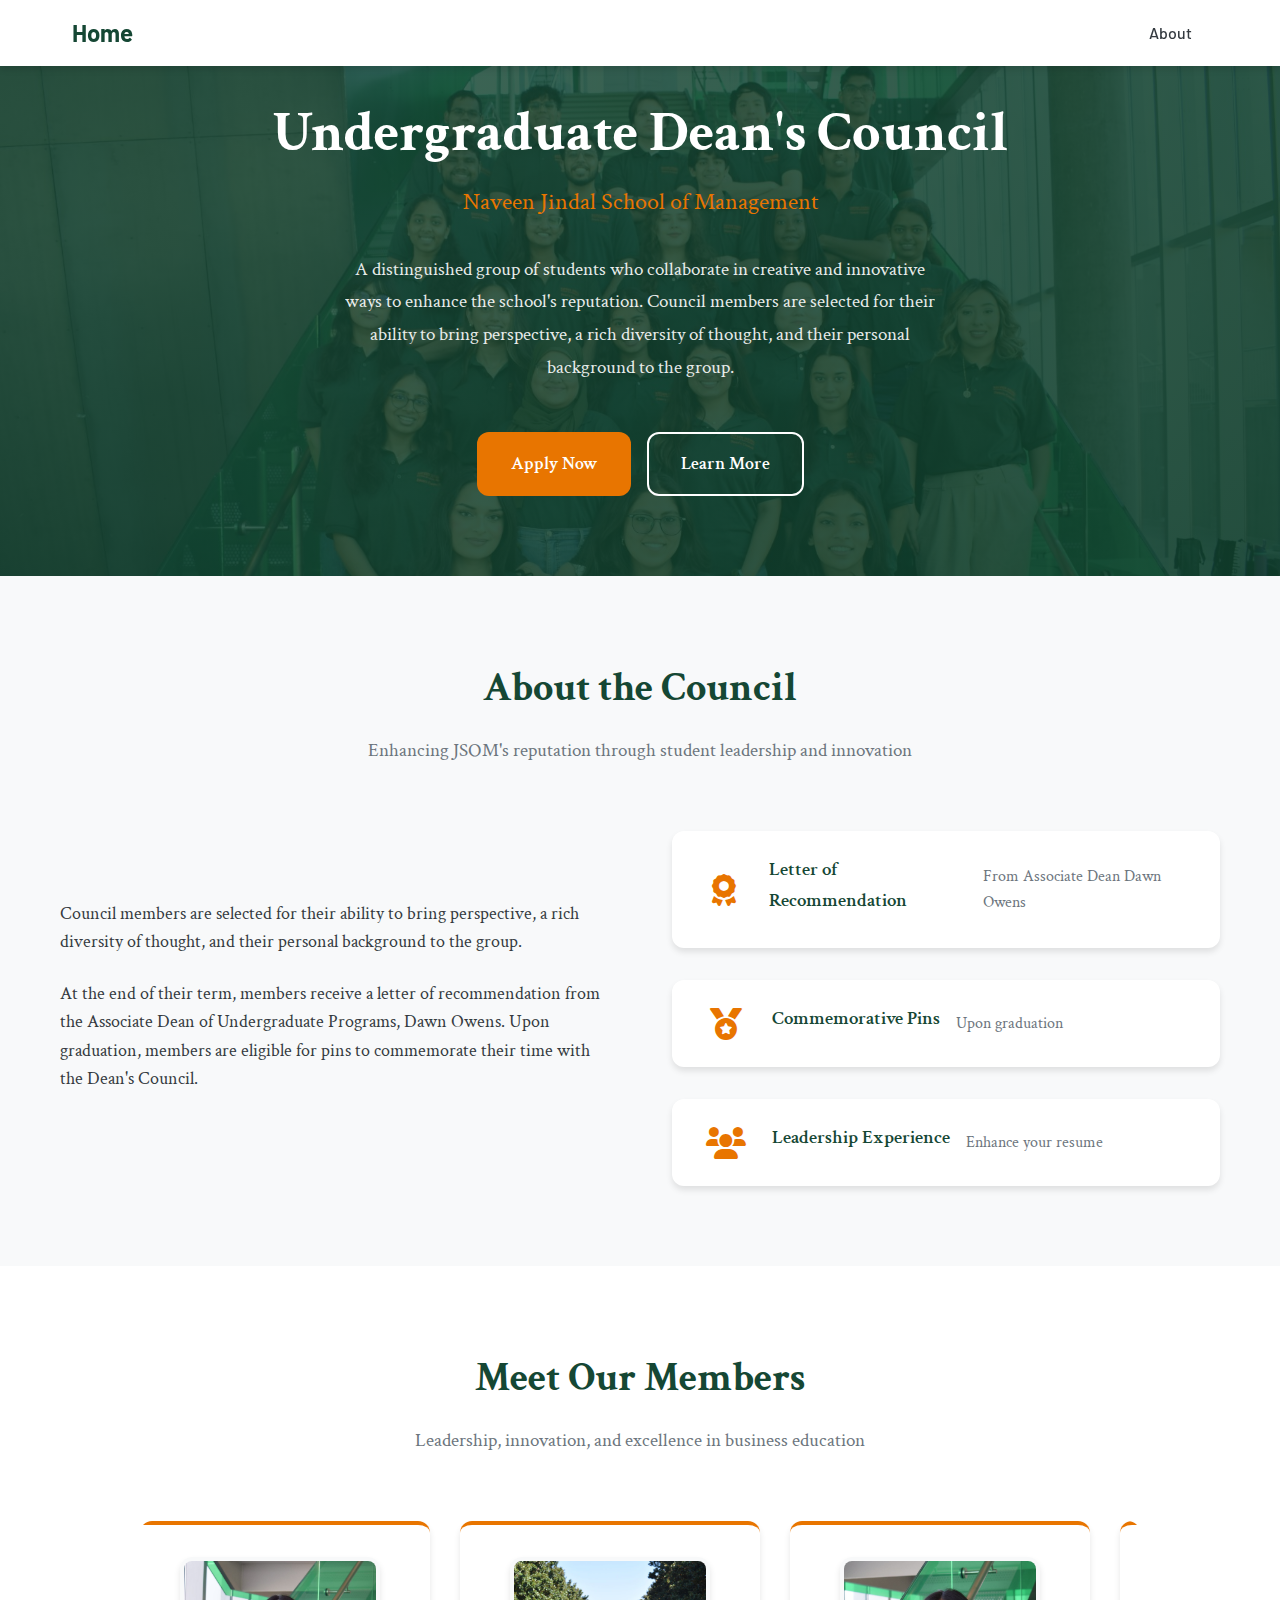
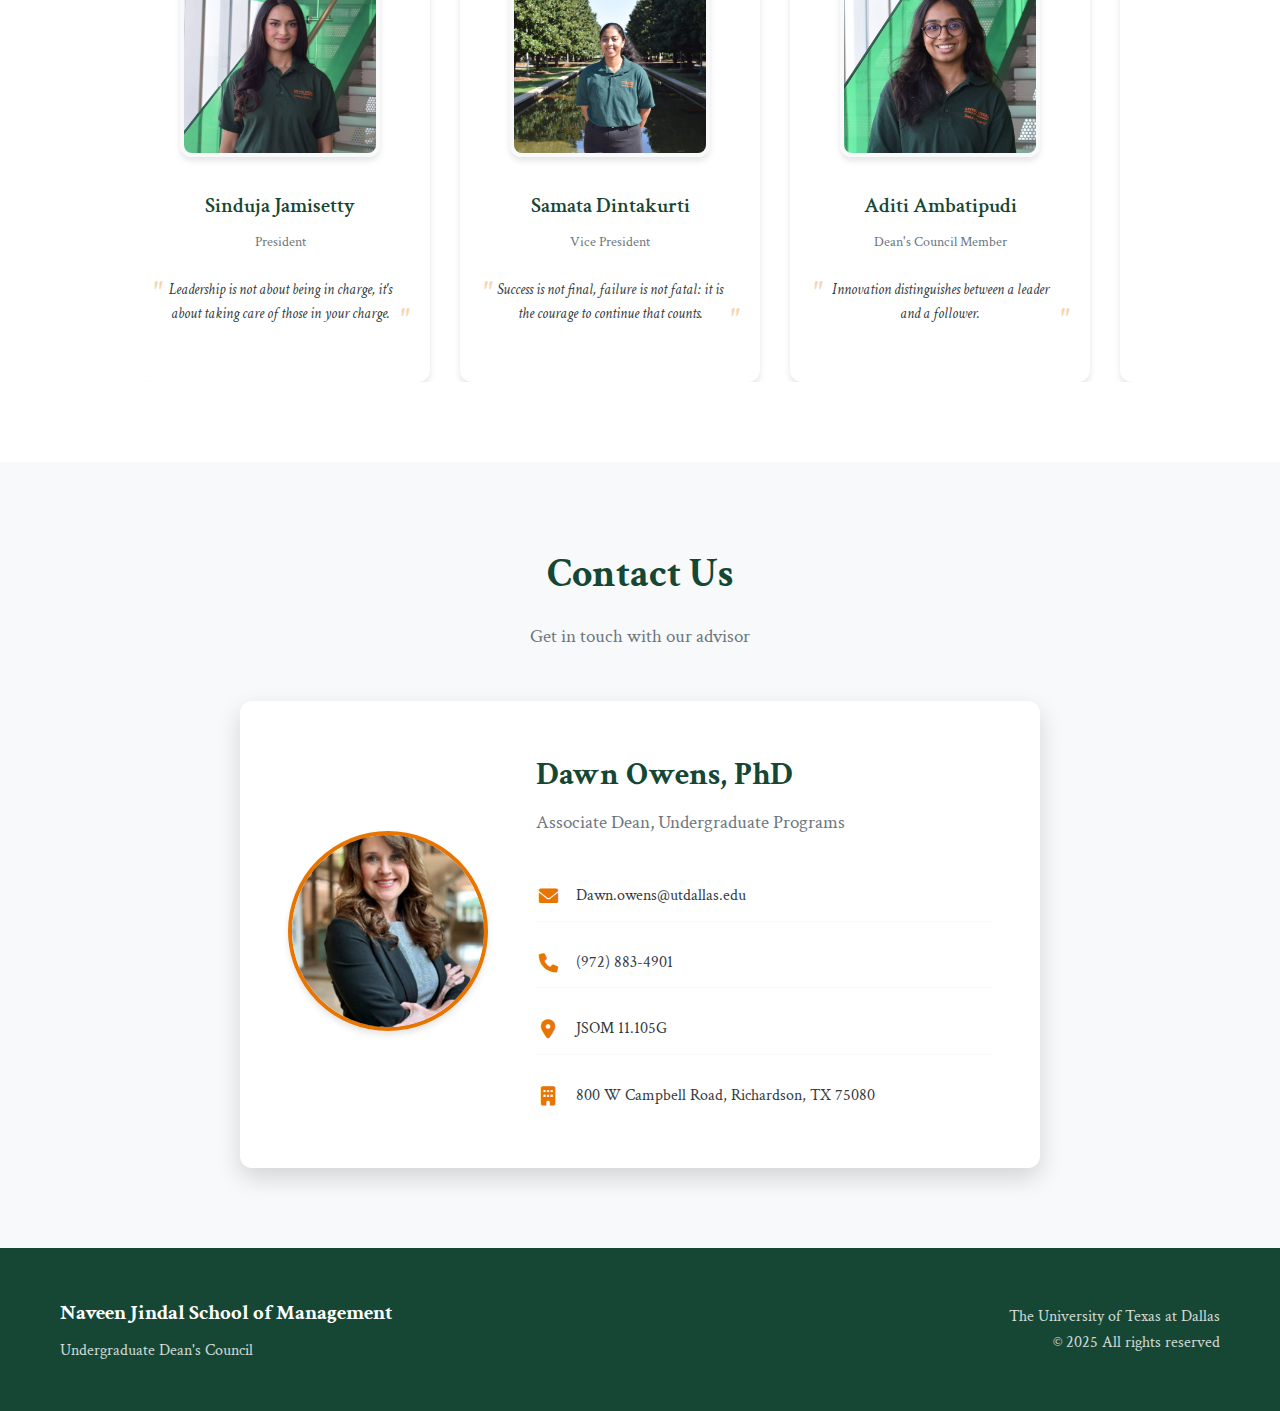
<file: index.html>
<!DOCTYPE html>
<html lang="en">
<head>
    <meta charset="UTF-8">
    <meta name="viewport" content="width=device-width, initial-scale=1.0">
    <title>UT Dallas Undergraduate Dean's Council</title>
    
    <!-- Favicon -->
    <link rel="icon" type="image/svg+xml" href="images/ut-dallas-logo-orange.svg">
    <link rel="icon" type="image/png" sizes="32x32" href="images/ut-dallas-logo-orange.svg">
    <link rel="icon" type="image/png" sizes="16x16" href="images/ut-dallas-logo-orange.svg">
    <link rel="apple-touch-icon" href="images/ut-dallas-logo-orange.svg">
    
    <link rel="stylesheet" href="styles.css">
    <link href="https://fonts.googleapis.com/css2?family=Crimson+Text:wght@400;600;700&family=Barlow:wght@300;400;500;600;700&display=swap" rel="stylesheet">
    <link rel="stylesheet" href="https://cdnjs.cloudflare.com/ajax/libs/font-awesome/6.0.0/css/all.min.css">
</head>
<body>
    <!-- Navigation -->
    <nav class="navbar">
        <div class="nav-container">
            <div class="nav-brand">
                <h1>Home</h1>
            </div>
            <div class="nav-menu">
                <a href="#about" class="nav-link">About</a>
            </div>
            <div class="mobile-menu-toggle">
                <i class="fas fa-bars"></i>
            </div>
        </div>
    </nav>

    <!-- Hero Section -->
    <section id="home" class="hero">
        <div class="hero-content">
            <h2>Undergraduate Dean's Council</h2>
            <p class="hero-subtitle">Naveen Jindal School of Management</p>
            <p class="hero-description">
                A distinguished group of students who collaborate in creative and innovative ways to enhance the school's reputation. 
                Council members are selected for their ability to bring perspective, a rich diversity of thought, and their personal background to the group.
            </p>
            <div class="hero-buttons">
                <a href="#apply" class="btn btn-primary">Apply Now</a>
                <a href="#about" class="btn btn-secondary">Learn More</a>
            </div>
        </div>
    </section>

    <!-- About Section -->
    <section id="about" class="about">
        <div class="container">
            <div class="section-header">
                <h3>About the Council</h3>
                <p>Enhancing JSOM's reputation through student leadership and innovation</p>
            </div>
            <div class="about-content">
                <div class="about-text">
                    <p>Council members are selected for their ability to bring perspective, a rich diversity of thought, and their personal background to the group.</p>
                    <p>At the end of their term, members receive a letter of recommendation from the Associate Dean of Undergraduate Programs, Dawn Owens. Upon graduation, members are eligible for pins to commemorate their time with the Dean's Council.</p>
                </div>
                <div class="benefits">
                    <div class="benefit-item">
                        <i class="fas fa-award"></i>
                        <h4>Letter of Recommendation</h4>
                        <p>From Associate Dean Dawn Owens</p>
                    </div>
                    <div class="benefit-item">
                        <i class="fas fa-medal"></i>
                        <h4>Commemorative Pins</h4>
                        <p>Upon graduation</p>
                    </div>
                    <div class="benefit-item">
                        <i class="fas fa-users"></i>
                        <h4>Leadership Experience</h4>
                        <p>Enhance your resume</p>
                    </div>
                </div>
            </div>
        </div>
    </section>

    <!-- Members Section -->
    <section id="members" class="members">
        <div class="container">
            <div class="section-header">
                <h3>Meet Our Members</h3>
                <p>Leadership, innovation, and excellence in business education</p>
            </div>
            
            <div class="carousel-container">
                <div class="carousel-wrapper">
                    <div class="members-carousel" id="membersCarousel">
                        <!-- Member cards will be inserted here -->
                    </div>
                </div>
            </div>
        </div>
    </section>



    <!-- Contact Section -->
    <section id="contact" class="contact">
        <div class="container">
            <div class="contact-content">
                <div class="contact-header">
                    <h3>Contact Us</h3>
                    <p>Get in touch with our advisor</p>
                </div>
                <div class="contact-card">
                    <div class="dean-photo">
                        <img src="images/Dawn-Owens-PhD.png" alt="Dawn Owens, PhD">
                    </div>
                    <div class="dean-info">
                        <h4>Dawn Owens, PhD</h4>
                        <p class="dean-title">Associate Dean, Undergraduate Programs</p>
                        <div class="contact-details">
                            <div class="contact-item">
                                <i class="fas fa-envelope"></i>
                                <span>Dawn.owens@utdallas.edu</span>
                            </div>
                            <div class="contact-item">
                                <i class="fas fa-phone"></i>
                                <span>(972) 883-4901</span>
                            </div>
                            <div class="contact-item">
                                <i class="fas fa-map-marker-alt"></i>
                                <span>JSOM 11.105G</span>
                            </div>
                            <div class="contact-item">
                                <i class="fas fa-building"></i>
                                <span>800 W Campbell Road, Richardson, TX 75080</span>
                            </div>
                        </div>
                    </div>
                </div>
            </div>
        </div>
    </section>

    <!-- Footer -->
    <footer class="footer">
        <div class="container">
            <div class="footer-content">
                <div class="footer-brand">
                    <h4>Naveen Jindal School of Management</h4>
                    <p>Undergraduate Dean's Council</p>
                </div>
                <div class="footer-info">
                    <p>The University of Texas at Dallas</p>
                    <p>&copy; 2025 All rights reserved</p>
                </div>
            </div>
        </div>
    </footer>

    <script src="script.js"></script>
</body>
</html>
</file>
<file: styles.css>
/* CSS Variables */
:root {
    --utd-green: #154734;
    --utd-orange: #e87500;
    --utd-orange-hover: #d46600;
    --utd-secondary: #5fe0b7;
    --white: #ffffff;
    --light-gray: #f8f9fa;
    --medium-gray: #6c757d;
    --dark-gray: #343a40;
    --shadow: 0 4px 6px rgba(0, 0, 0, 0.1);
    --shadow-lg: 0 10px 25px rgba(0, 0, 0, 0.15);
    --border-radius: 12px;
    --transition: all 0.3s ease;
}

/* Reset */
* {
    margin: 0;
    padding: 0;
    box-sizing: border-box;
}

/* PT Serif Font */
@font-face {
    font-family: 'PT Serif';
    src: url('images/pt-serif-v12-latin-regular.svg') format('svg'),
         url('images/pt-serif-v12-latin-regular.woff2') format('woff2'),
         url('images/pt-serif-v12-latin-regular.woff') format('woff');
    font-weight: 400;
    font-style: normal;
    font-display: swap;
}

@font-face {
    font-family: 'PT Serif';
    src: url('images/pt-serif-v12-latin-italic.svg') format('svg'),
         url('images/pt-serif-v12-latin-italic.woff2') format('woff2'),
         url('images/pt-serif-v12-latin-italic.woff') format('woff');
    font-weight: 400;
    font-style: italic;
    font-display: swap;
}

@font-face {
    font-family: 'PT Serif';
    src: url('images/pt-serif-v12-latin-700.svg') format('svg'),
         url('images/pt-serif-v12-latin-700.woff2') format('woff2'),
         url('images/pt-serif-v12-latin-700.woff') format('woff');
    font-weight: 700;
    font-style: normal;
    font-display: swap;
}

body {
    font-family: 'Crimson Text', 'PT Serif', Georgia, serif;
    line-height: 1.6;
    color: var(--dark-gray);
    overflow-x: hidden;
}

.container {
    max-width: 1200px;
    margin: 0 auto;
    padding: 0 20px;
}

/* Navigation */
.navbar {
    position: fixed;
    top: 0;
    left: 0;
    right: 0;
    background: var(--white);
    box-shadow: var(--shadow);
    z-index: 1000;
    transition: var(--transition);
}

.nav-container {
    display: flex;
    justify-content: space-between;
    align-items: center;
    padding: 0.75rem 2rem;
    max-width: 1200px;
    margin: 0 auto;
}

.nav-brand h1 {
    font-family: 'Barlow', Arial, sans-serif;
    font-size: 1.5rem;
    font-weight: 700;
    color: var(--utd-green);
    margin: 0;
}

.nav-menu {
    display: flex;
    gap: 2rem;
}

.nav-link {
    font-family: 'Barlow', Arial, sans-serif;
    text-decoration: none;
    color: var(--dark-gray);
    font-weight: 500;
    padding: 0.5rem 1rem;
    border-radius: 8px;
    transition: var(--transition);
    position: relative;
}

.nav-link:hover,
.nav-link.active {
    color: var(--utd-green);
    background: rgba(21, 71, 52, 0.1);
}

.nav-apply {
    background: var(--utd-orange);
    color: var(--white) !important;
    border-radius: 8px;
    padding: 0.5rem 1.5rem;
    font-weight: 600;
}

.nav-apply:hover {
    background: var(--utd-orange-hover);
    transform: translateY(-1px);
}

.mobile-menu-toggle {
    display: none;
    cursor: pointer;
    font-size: 1.5rem;
    color: var(--utd-green);
}

/* Hero Section */
.hero {
    background: url('images/UDCO-group-photo.jpg') center center / cover no-repeat fixed;
    color: var(--white);
    padding: 100px 0 80px;
    text-align: center;
    position: relative;
    overflow: hidden;
}

.hero::before {
    content: '';
    position: absolute;
    top: 0;
    left: 0;
    right: 0;
    bottom: 0;
    background: linear-gradient(135deg, rgba(21, 71, 52, 0.8) 0%, rgba(15, 61, 42, 0.9) 100%);
    z-index: 1;
}

.hero-content {
    position: relative;
    z-index: 2;
    max-width: 800px;
    margin: 0 auto;
    padding: 0 20px;
}

.hero h2 {
    font-size: 3.5rem;
    font-weight: 700;
    margin-bottom: 1rem;
    line-height: 1.2;
}

.hero-subtitle {
    font-size: 1.5rem;
    font-weight: 400;
    margin-bottom: 2rem;
    color: var(--utd-orange);
}

.hero-description {
    font-size: 1.2rem;
    line-height: 1.7;
    margin-bottom: 3rem;
    opacity: 0.9;
    max-width: 600px;
    margin-left: auto;
    margin-right: auto;
}

.hero-buttons {
    display: flex;
    gap: 1rem;
    justify-content: center;
    flex-wrap: wrap;
}

.btn {
    display: inline-block;
    padding: 1rem 2rem;
    border-radius: var(--border-radius);
    text-decoration: none;
    font-weight: 600;
    font-size: 1.1rem;
    transition: var(--transition);
    border: 2px solid transparent;
}

.btn-primary {
    background: var(--utd-orange);
    color: var(--white);
}

.btn-primary:hover {
    background: var(--utd-orange-hover);
    transform: translateY(-2px);
    box-shadow: var(--shadow-lg);
}

.btn-secondary {
    background: transparent;
    color: var(--white);
    border-color: var(--white);
}

.btn-secondary:hover {
    background: var(--white);
    color: var(--utd-green);
}

/* Section Headers */
.section-header {
    text-align: center;
    margin-bottom: 4rem;
}

.section-header h3 {
    font-size: 2.5rem;
    font-weight: 700;
    color: var(--utd-green);
    margin-bottom: 1rem;
}

.section-header p {
    font-size: 1.2rem;
    color: var(--medium-gray);
    max-width: 600px;
    margin: 0 auto;
}

/* About Section */
.about {
    padding: 80px 0;
    background: var(--light-gray);
}

.about-content {
    display: grid;
    grid-template-columns: 1fr 1fr;
    gap: 4rem;
    align-items: center;
}

.about-text p {
    font-size: 1.1rem;
    margin-bottom: 1.5rem;
    color: var(--dark-gray);
}

.benefits {
    display: flex;
    flex-direction: column;
    gap: 2rem;
}

.benefit-item {
    display: flex;
    align-items: center;
    gap: 1rem;
    padding: 1.5rem;
    background: var(--white);
    border-radius: var(--border-radius);
    box-shadow: var(--shadow);
    transition: var(--transition);
}

.benefit-item:hover {
    transform: translateY(-5px);
    box-shadow: var(--shadow-lg);
}

.benefit-item i {
    font-size: 2rem;
    color: var(--utd-orange);
    width: 60px;
    text-align: center;
}

.benefit-item h4 {
    font-size: 1.2rem;
    font-weight: 600;
    color: var(--utd-green);
    margin-bottom: 0.5rem;
}

.benefit-item p {
    color: var(--medium-gray);
    margin: 0;
}

/* Members Section */
.members {
    padding: 80px 0;
    background: var(--white);
}

.carousel-container {
    position: relative;
    max-width: 1000px;
    margin: 0 auto;
}

.carousel-wrapper {
    overflow: hidden;
    border-radius: var(--border-radius);
}

.members-carousel {
    display: flex;
    transition: transform 0.5s ease;
    gap: 0;
}

.member-card {
    min-width: 300px;
    background: var(--white);
    border-radius: var(--border-radius);
    padding: 2rem;
    text-align: center;
    box-shadow: var(--shadow);
    margin: 0 15px;
    transition: var(--transition);
    border-top: 4px solid var(--utd-orange);
}

.member-card:hover {
    transform: translateY(-10px);
    box-shadow: var(--shadow-lg);
}

.member-photo {
    width: 200px;
    height: 200px;
    border-radius: 12px;
    object-fit: cover;
    margin: 0 auto 1.5rem;
    border: 4px solid var(--light-gray);
    transition: var(--transition);
    box-shadow: var(--shadow);
}

.member-card:hover .member-photo {
    border-color: var(--utd-orange);
}

.member-name {
    font-size: 1.3rem;
    font-weight: 600;
    color: var(--utd-green);
    margin-bottom: 0.5rem;
}

.member-position {
    font-size: 0.9rem;
    color: var(--medium-gray);
    margin-bottom: 1.5rem;
    font-weight: 500;
}

.member-quote {
    font-style: italic;
    color: var(--dark-gray);
    line-height: 1.6;
    font-size: 0.95rem;
    position: relative;
}

.member-quote::before {
    content: '"';
    font-size: 2rem;
    color: var(--utd-orange);
    opacity: 0.3;
    position: absolute;
    left: -10px;
    top: -10px;
}

.member-quote::after {
    content: '"';
    font-size: 2rem;
    color: var(--utd-orange);
    opacity: 0.3;
    position: absolute;
    right: -10px;
    bottom: -20px;
}



/* Apply Section */
.apply {
    padding: 80px 0;
    background: var(--white);
}

.apply-content {
    display: grid;
    grid-template-columns: 1fr 1fr;
    gap: 4rem;
    align-items: start;
}

.apply-info h3 {
    font-size: 2rem;
    font-weight: 700;
    color: var(--utd-green);
    margin-bottom: 1.5rem;
}

.apply-info p {
    font-size: 1.1rem;
    color: var(--dark-gray);
    margin-bottom: 1.5rem;
}

.apply-status {
    font-size: 1.2rem;
    font-weight: 600;
    color: var(--utd-orange);
    background: rgba(232, 117, 0, 0.1);
    padding: 1rem;
    border-radius: var(--border-radius);
    border-left: 4px solid var(--utd-orange);
}

.requirements {
    background: var(--light-gray);
    padding: 2rem;
    border-radius: var(--border-radius);
}

.requirements h4 {
    font-size: 1.5rem;
    font-weight: 600;
    color: var(--utd-green);
    margin-bottom: 1.5rem;
}

.requirements ul {
    list-style: none;
    margin-bottom: 2rem;
}

.requirements li {
    display: flex;
    align-items: center;
    gap: 1rem;
    margin-bottom: 1rem;
    font-size: 1.1rem;
    color: var(--dark-gray);
}

.requirements li i {
    color: var(--utd-orange);
    font-size: 1.2rem;
}

/* Contact Section */
.contact {
    padding: 80px 0;
    background: var(--light-gray);
}

.contact-header {
    text-align: center;
    margin-bottom: 3rem;
}

.contact-header h3 {
    font-size: 2.5rem;
    font-weight: 700;
    color: var(--utd-green);
    margin-bottom: 1rem;
}

.contact-header p {
    font-size: 1.2rem;
    color: var(--medium-gray);
}

.contact-card {
    display: flex;
    align-items: center;
    background: var(--white);
    border-radius: var(--border-radius);
    box-shadow: var(--shadow-lg);
    padding: 3rem;
    max-width: 800px;
    margin: 0 auto;
    gap: 3rem;
}

.dean-photo {
    flex-shrink: 0;
}

.dean-photo img {
    width: 200px;
    height: 200px;
    border-radius: 50%;
    object-fit: cover;
    border: 4px solid var(--utd-orange);
    box-shadow: var(--shadow);
}

.dean-info {
    flex: 1;
}

.dean-info h4 {
    font-size: 2rem;
    font-weight: 700;
    color: var(--utd-green);
    margin-bottom: 0.5rem;
}

.dean-title {
    font-size: 1.2rem;
    color: var(--medium-gray);
    margin-bottom: 2rem;
    font-weight: 500;
}

.contact-details {
    display: flex;
    flex-direction: column;
    gap: 1rem;
}

.contact-item {
    display: flex;
    align-items: center;
    gap: 1rem;
    padding: 0.75rem 0;
    border-bottom: 1px solid var(--light-gray);
}

.contact-item:last-child {
    border-bottom: none;
}

.contact-item i {
    font-size: 1.2rem;
    color: var(--utd-orange);
    width: 24px;
    text-align: center;
}

.contact-item span {
    color: var(--dark-gray);
    font-size: 1rem;
}

/* Footer */
.footer {
    background: var(--utd-green);
    color: var(--white);
    padding: 3rem 0 1rem;
}

.footer-content {
    display: flex;
    justify-content: space-between;
    align-items: center;
    margin-bottom: 2rem;
}

.footer-brand h4 {
    font-size: 1.3rem;
    margin-bottom: 0.5rem;
}

.footer-brand p {
    opacity: 0.8;
}

.footer-info {
    text-align: right;
    opacity: 0.8;
}

/* Responsive Design */
@media (max-width: 768px) {
    .nav-menu {
        display: none;
    }
    
    .mobile-menu-toggle {
        display: block;
    }
    
    .hero h2 {
        font-size: 2.5rem;
    }
    
    .hero-subtitle {
        font-size: 1.2rem;
    }
    
    .hero-buttons {
        flex-direction: column;
        align-items: center;
    }
    
    .about-content,
    .apply-content {
        grid-template-columns: 1fr;
        gap: 2rem;
    }
    
    .benefits {
        gap: 1rem;
    }
    
    .benefit-item {
        flex-direction: column;
        text-align: center;
        gap: 0.5rem;
    }
    
    .benefit-item i {
        width: auto;
    }
    
    .member-card {
        min-width: 280px;
        margin: 0 10px;
    }
    
    .contact-card {
        flex-direction: column;
        text-align: center;
        gap: 2rem;
        padding: 2rem;
    }
    
    .dean-photo img {
        width: 150px;
        height: 150px;
    }
    
    
    .footer-content {
        flex-direction: column;
        text-align: center;
        gap: 1rem;
    }
    
    .footer-info {
        text-align: center;
    }
    
    .section-header h3 {
        font-size: 2rem;
    }
}

@media (max-width: 480px) {
    .nav-container {
        padding: 1rem;
    }
    
    .hero {
        padding: 90px 0 60px;
    }
    
    .hero h2 {
        font-size: 2rem;
    }
    
    .hero-description {
        font-size: 1rem;
    }
    
    .about,
    .members,
    .projects,
    .apply,
    .contact {
        padding: 60px 0;
    }
    
    .member-card {
        min-width: 250px;
        padding: 1.5rem;
    }
    
    .member-photo {
        width: 150px;
        height: 150px;
    }
}
</file>
